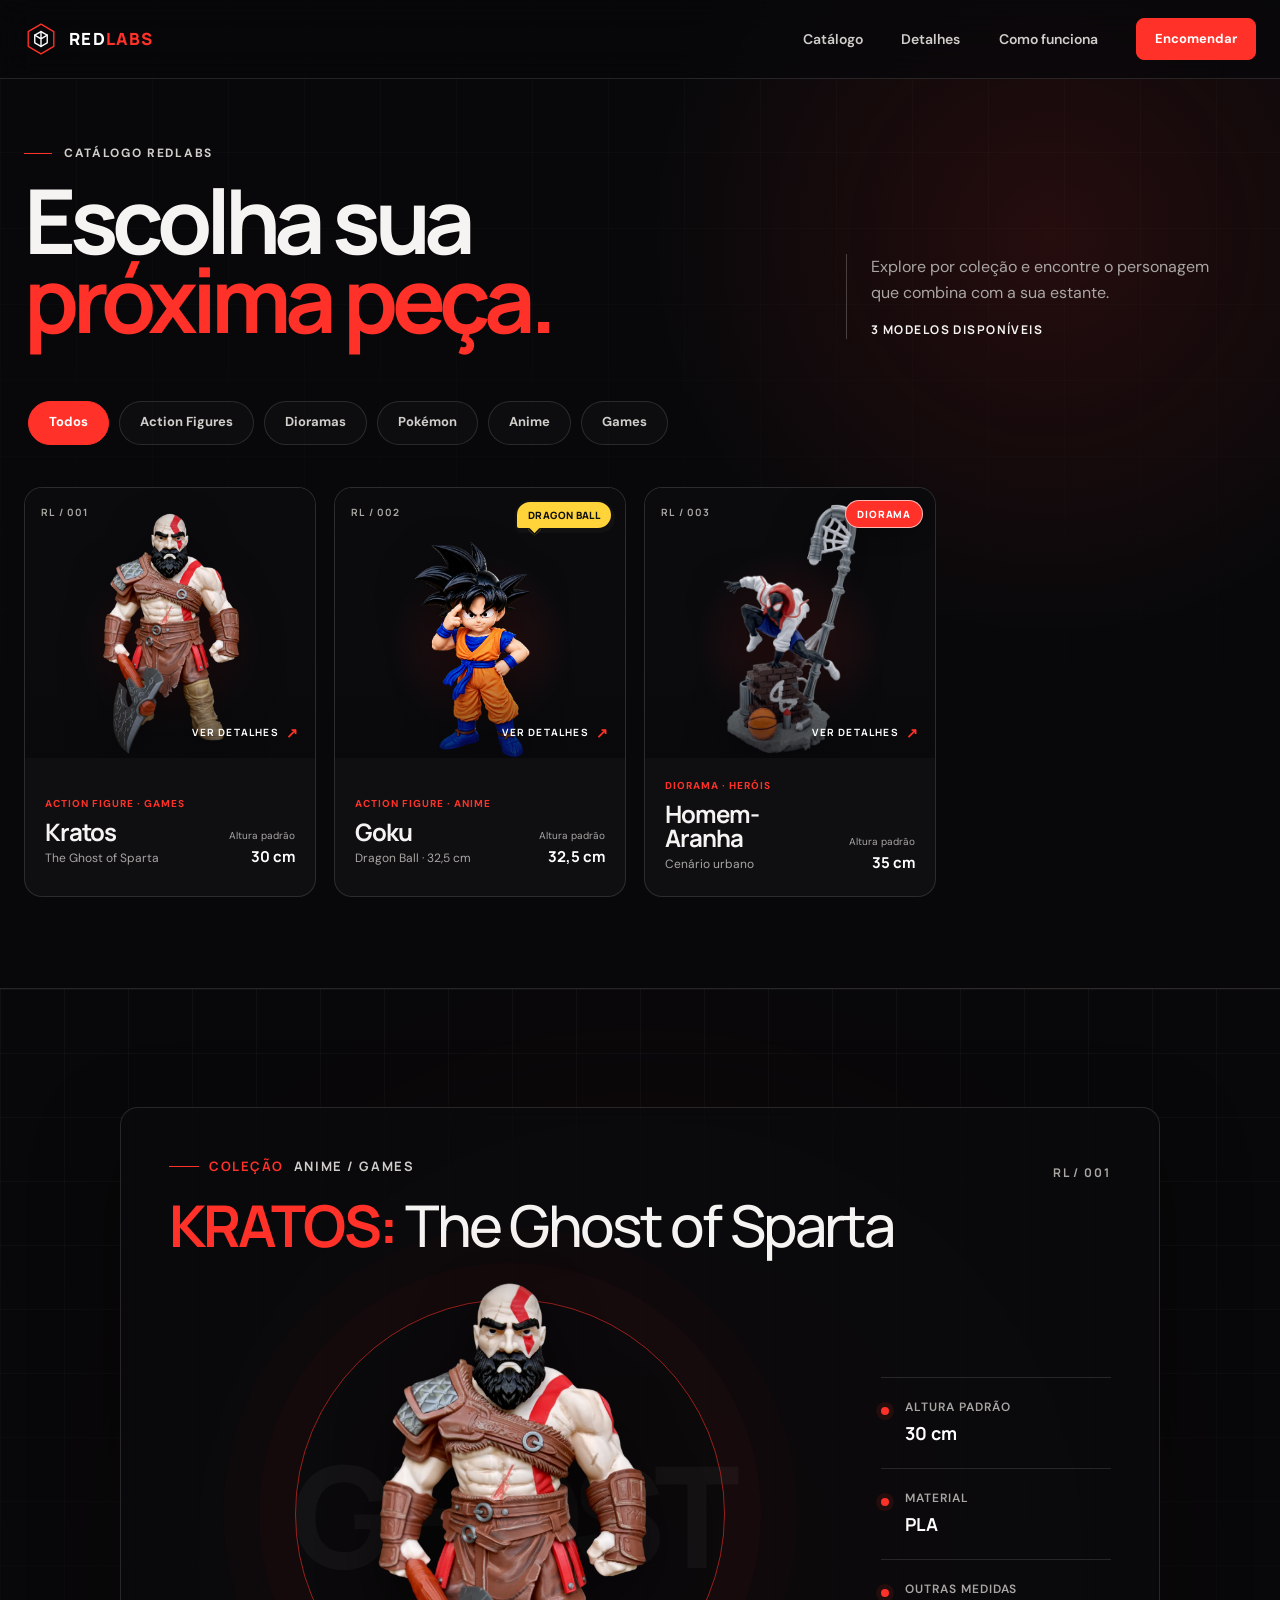
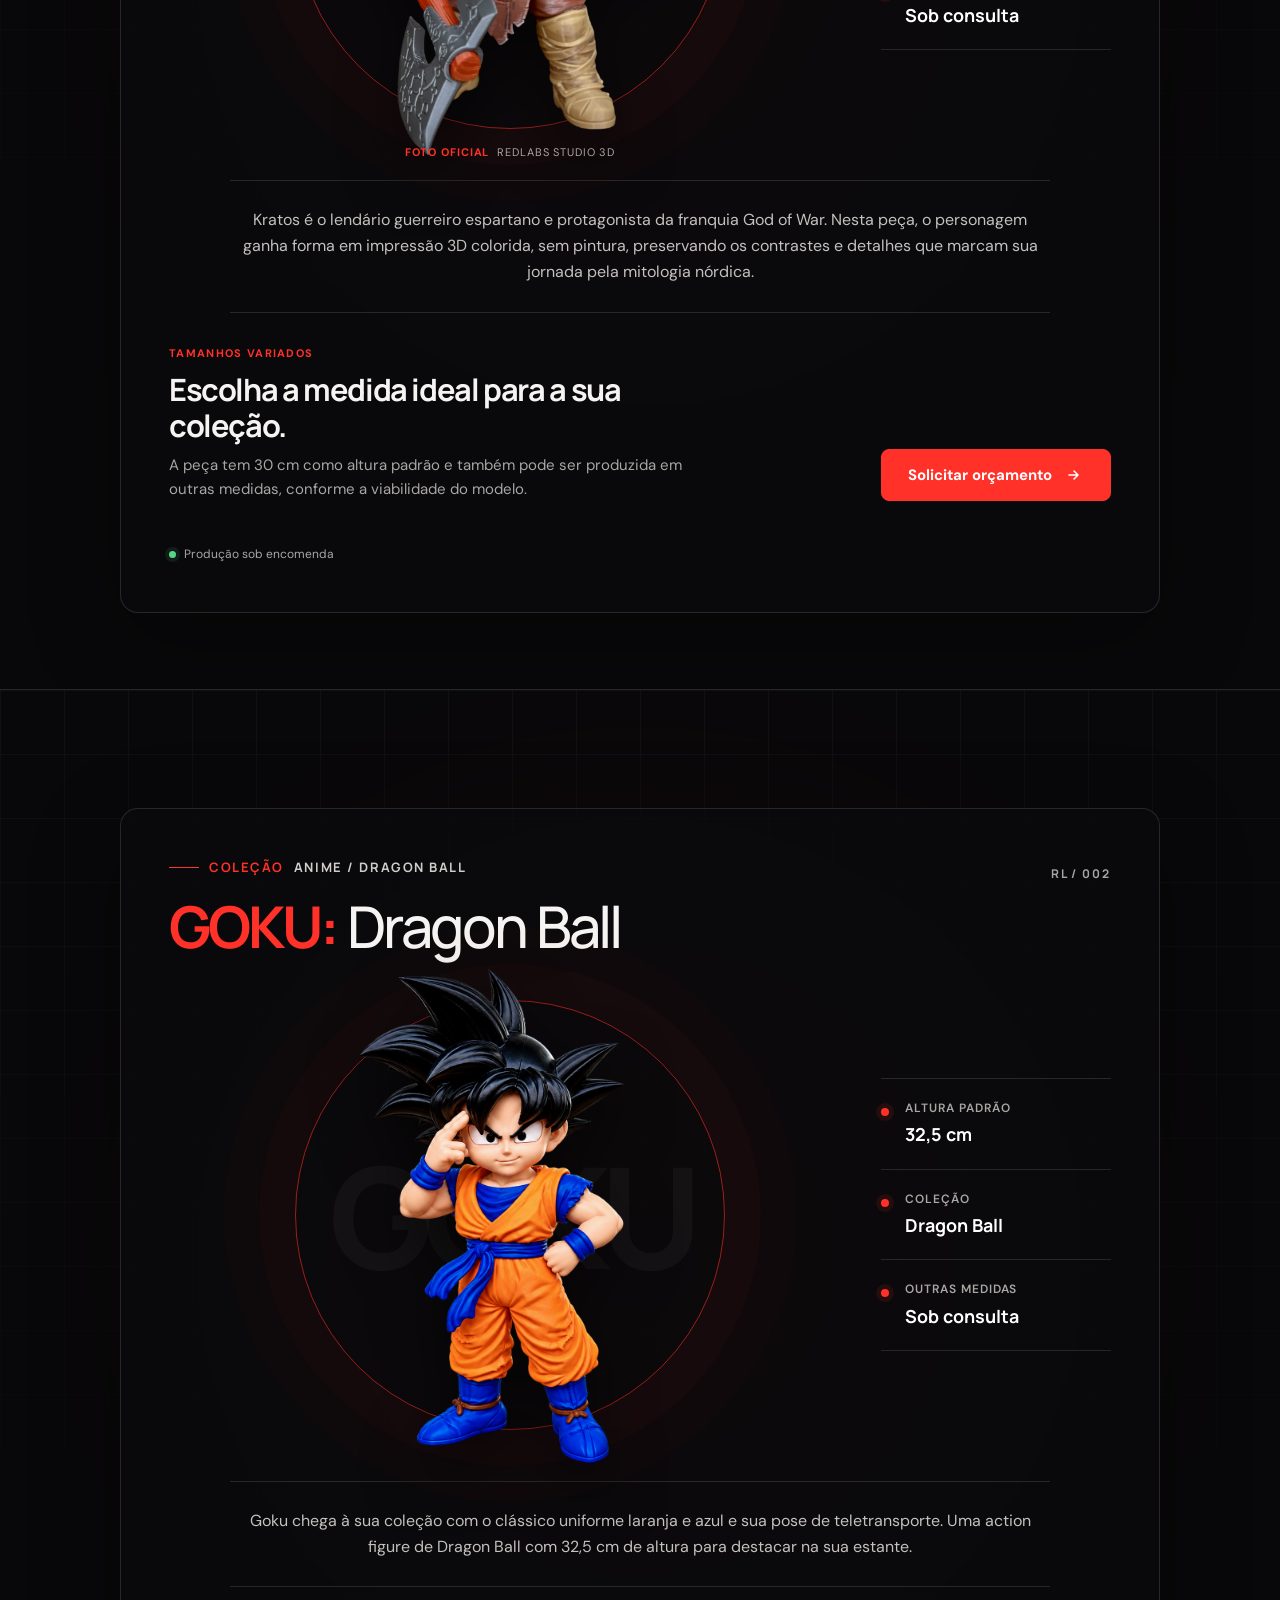
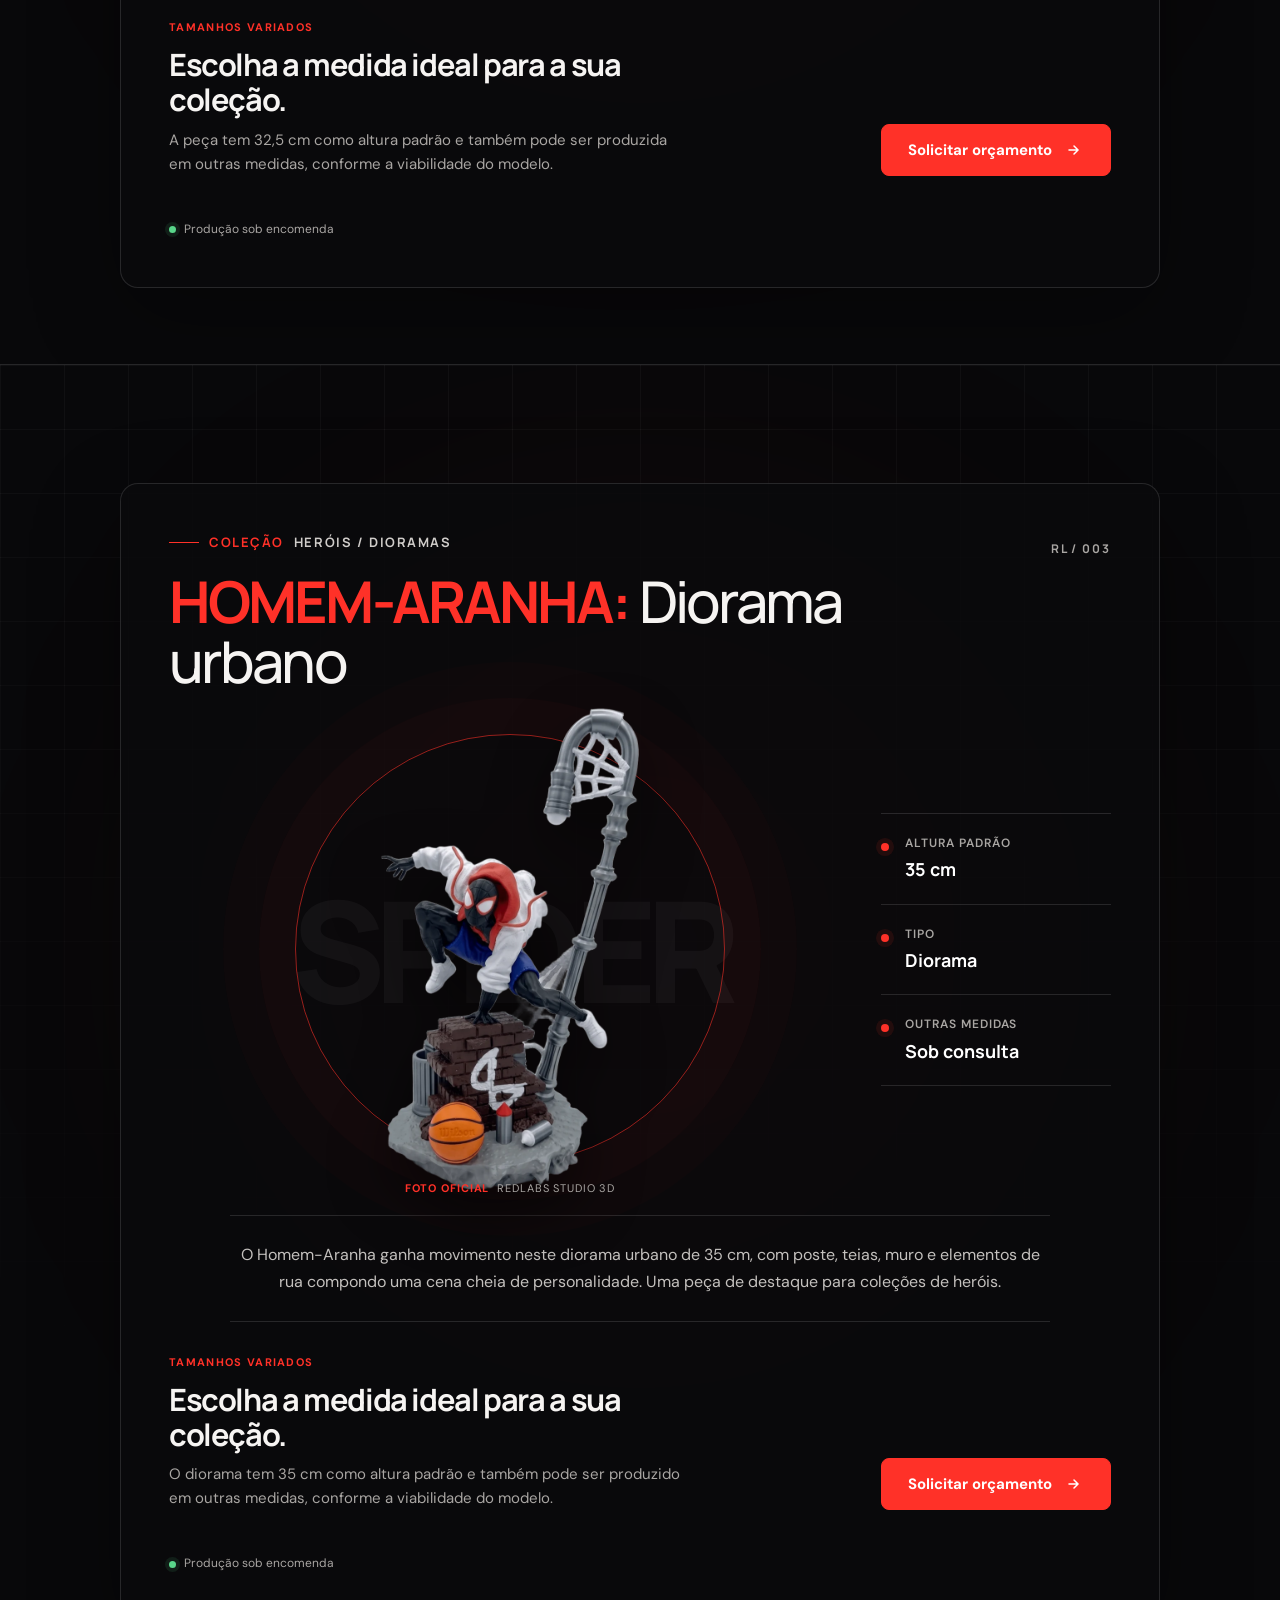
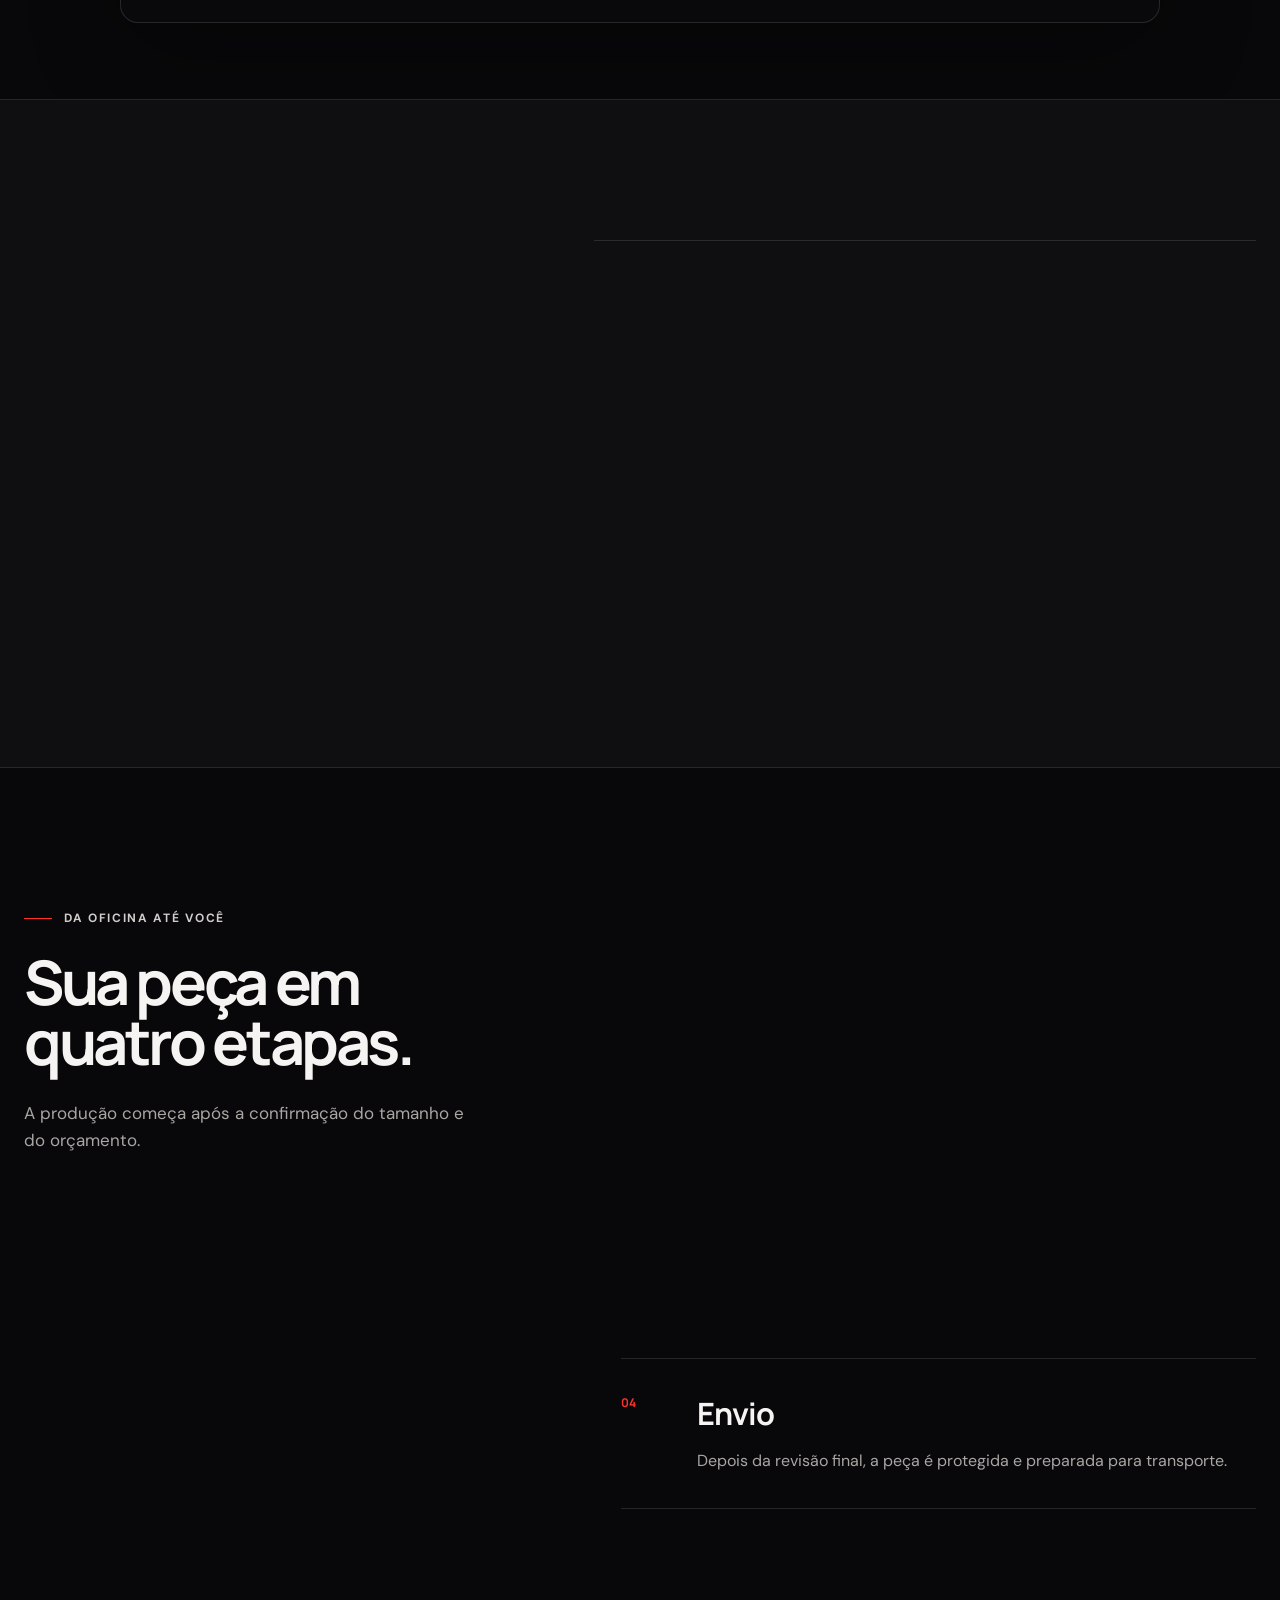
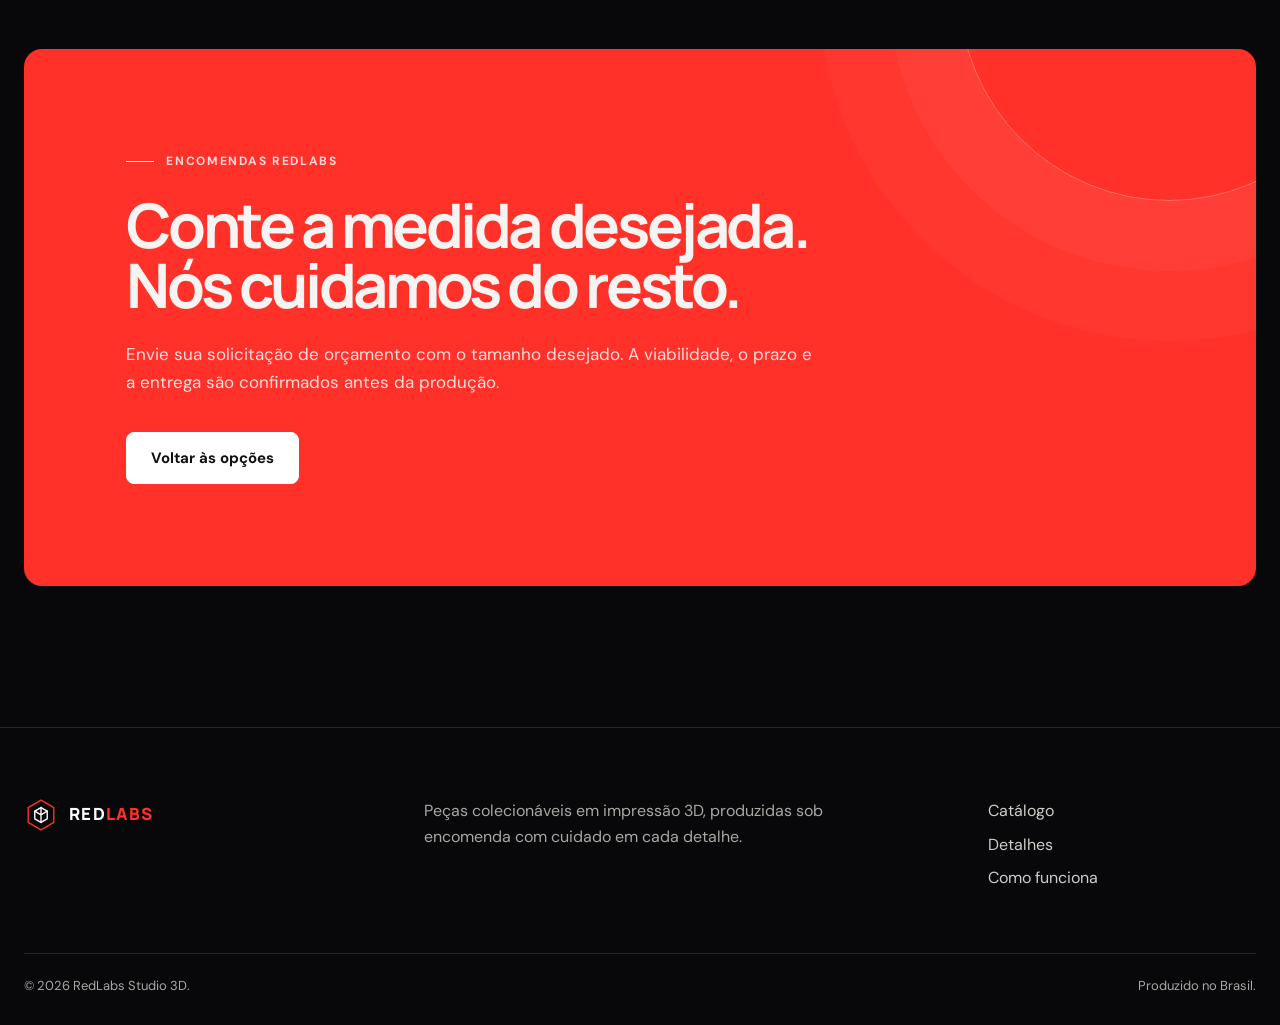
<file: index.html>
<!doctype html>
<html lang="pt-BR">
  <head>
    <meta charset="UTF-8" />
    <meta name="viewport" content="width=device-width, initial-scale=1" />
    <meta
      name="description"
      content="Catálogo RedLabs de action figures, personagens de games, anime e Pokémon produzidos em impressão 3D."
    />
    <meta name="theme-color" content="#08080a" />
    <title>Catálogo de colecionáveis | RedLabs Studio 3D</title>
    <link rel="preconnect" href="https://fonts.googleapis.com" />
    <link rel="preconnect" href="https://fonts.gstatic.com" crossorigin />
    <link
      href="https://fonts.googleapis.com/css2?family=DM+Sans:wght@400;500;600&family=Manrope:wght@500;600;700;800&display=swap"
      rel="stylesheet"
    />
    <link rel="icon" href="assets/images/favicon.svg" type="image/svg+xml" />
    <link rel="stylesheet" href="assets/css/styles.css" />
    <script src="assets/js/main.js" defer></script>
  </head>
  <body>
    <a class="skip-link" href="#conteudo">Pular para o conteúdo</a>

    <header class="site-header" data-header>
      <div class="container header-inner">
        <a class="brand" href="#catalogo" aria-label="RedLabs, voltar ao catálogo">
          <svg class="brand-mark" viewBox="0 0 42 42" aria-hidden="true">
            <path d="M21 2.7 36.8 12v18L21 39.3 5.2 30V12L21 2.7Z" />
            <path d="m13.3 16.3 7.7-4.5 7.7 4.5v9.4L21 30.2l-7.7-4.5v-9.4Z" />
            <path d="M21 11.8v18.4M13.3 16.3l7.7 4.6 7.7-4.6" />
          </svg>
          <span>RED<span>LABS</span></span>
        </a>

        <button
          class="menu-button"
          type="button"
          aria-expanded="false"
          aria-controls="main-navigation"
          aria-label="Abrir menu"
          data-menu-button
        >
          <span></span>
          <span></span>
        </button>

        <nav id="main-navigation" class="main-navigation" aria-label="Navegação principal" data-navigation>
          <a href="#catalogo">Catálogo</a>
          <a href="#detalhes">Detalhes</a>
          <a href="#processo">Como funciona</a>
          <a class="button button-small" href="#comprar">Encomendar</a>
        </nav>
      </div>
    </header>

    <main id="conteudo">
      <section id="catalogo" class="catalog-browser" aria-labelledby="catalog-title">
        <div class="catalog-grid-pattern" aria-hidden="true"></div>
        <div class="container">
          <div class="catalog-heading">
            <div>
              <p class="eyebrow"><span></span> Catálogo RedLabs</p>
              <h1 id="catalog-title">Escolha sua<br /><em>próxima peça.</em></h1>
            </div>
            <p class="catalog-intro">
              Explore por coleção e encontre o personagem que combina com a sua estante.
              <strong data-visible-count>3 modelos disponíveis</strong>
            </p>
          </div>

          <div class="category-filters" role="toolbar" aria-label="Filtrar catálogo por categoria">
            <button class="filter-chip is-active" type="button" data-filter="all" aria-pressed="true">Todos</button>
            <button class="filter-chip" type="button" data-filter="action-figures" aria-pressed="false">Action Figures</button>
            <button class="filter-chip" type="button" data-filter="dioramas" aria-pressed="false">Dioramas</button>
            <button class="filter-chip" type="button" data-filter="pokemon" aria-pressed="false">Pokémon</button>
            <button class="filter-chip" type="button" data-filter="anime" aria-pressed="false">Anime</button>
            <button class="filter-chip" type="button" data-filter="games" aria-pressed="false">Games</button>
          </div>

          <div class="catalog-products" data-catalog-grid>
            <article class="catalog-product-card" data-product-card data-categories="action-figures games">
              <a href="#kratos" aria-label="Ver detalhes de Kratos, The Ghost of Sparta">
                <div class="catalog-product-image">
                  <span class="catalog-product-number">RL / 001</span>
                  <img
                    src="assets/images/kratos-product.webp"
                    alt="Peça Kratos impressa em 3D colorido em PLA"
                    width="1600"
                    height="1600"
                    fetchpriority="high"
                  />
                  <span class="catalog-view">Ver detalhes <span aria-hidden="true">↗</span></span>
                </div>
                <div class="catalog-product-info">
                  <div>
                    <p>Action Figure · Games</p>
                    <h2>Kratos</h2>
                    <span>The Ghost of Sparta</span>
                  </div>
                  <div class="catalog-product-measure">
                    <span>Altura padrão</span>
                    <strong>30 cm</strong>
                  </div>
                </div>
              </a>
            </article>
            <article class="catalog-product-card" data-product-card data-categories="action-figures anime">
              <a href="#goku" aria-label="Ver detalhes de Goku, Dragon Ball, com altura padrão de 32,5 cm">
                <div class="catalog-product-image catalog-product-image-goku">
                  <span class="catalog-product-number">RL / 002</span>
                  <span class="dragon-ball-bubble">DRAGON BALL</span>
                  <img src="assets/images/goku-product.png" alt="Action figure do Goku com cabelo preto e uniforme laranja e azul" width="1254" height="1254" loading="lazy" />
                  <span class="catalog-view">Ver detalhes <span aria-hidden="true">↗</span></span>
                </div>
                <div class="catalog-product-info">
                  <div>
                    <p>Action Figure · Anime</p>
                    <h2>Goku</h2>
                    <span>Dragon Ball · 32,5 cm</span>
                  </div>
                  <div class="catalog-product-measure">
                    <span>Altura padrão</span>
                    <strong>32,5 cm</strong>
                  </div>
                </div>
              </a>
            </article>
            <article class="catalog-product-card" data-product-card data-categories="action-figures dioramas">
              <a href="#homem-aranha" aria-label="Ver detalhes do diorama Homem-Aranha, com altura padrão de 35 cm">
                <div class="catalog-product-image catalog-product-image-spider">
                  <span class="catalog-product-number">RL / 003</span>
                  <span class="diorama-bubble">DIORAMA</span>
                  <img
                    src="assets/images/spider-man-diorama.webp"
                    alt="Diorama do Homem-Aranha em cenário urbano com poste, teias e muro"
                    width="664"
                    height="1200"
                    loading="lazy"
                  />
                  <span class="catalog-view">Ver detalhes <span aria-hidden="true">↗</span></span>
                </div>
                <div class="catalog-product-info">
                  <div>
                    <p>Diorama · Heróis</p>
                    <h2>Homem-Aranha</h2>
                    <span>Cenário urbano</span>
                  </div>
                  <div class="catalog-product-measure">
                    <span>Altura padrão</span>
                    <strong>35 cm</strong>
                  </div>
                </div>
              </a>
            </article>
          </div>

          <div class="catalog-empty" data-catalog-empty hidden role="status" aria-live="polite">
            <span aria-hidden="true">+</span>
            <h2>Nenhum modelo nesta coleção ainda.</h2>
            <p>Novas peças estão sendo preparadas. Escolha outra categoria para continuar explorando.</p>
          </div>
        </div>
      </section>

      <section
        id="kratos"
        class="product-hero"
        aria-labelledby="product-title"
        data-product-detail
        data-categories="action-figures games"
      >
        <div class="product-grid" aria-hidden="true"></div>
        <div class="product-glow" aria-hidden="true"></div>

        <article class="container catalog-card">
          <header class="product-masthead">
            <div>
              <p class="collection-label"><span>Coleção</span> Anime / Games</p>
              <h1 id="product-title"><span>Kratos:</span> The Ghost of Sparta</h1>
            </div>
            <p class="product-code">RL / 001</p>
          </header>

          <div class="product-showcase">
            <figure class="product-figure">
              <span class="visual-word" aria-hidden="true">GHOST</span>
              <span class="red-orbit" aria-hidden="true"></span>
              <img
                src="assets/images/kratos-product.webp"
                alt="Peça Kratos impressa em 3D colorido em PLA"
                width="1600"
                height="1600"
                fetchpriority="high"
              />
              <figcaption><span>Foto oficial</span> RedLabs Studio 3D</figcaption>
            </figure>

            <dl class="product-facts">
              <div>
                <dt>Altura padrão</dt>
                <dd>30 cm</dd>
              </div>
              <div>
                <dt>Material</dt>
                <dd>PLA</dd>
              </div>
              <div>
                <dt>Outras medidas</dt>
                <dd>Sob consulta</dd>
              </div>
            </dl>
          </div>

          <p class="product-description">
            Kratos é o lendário guerreiro espartano e protagonista da franquia God of War. Nesta peça, o personagem ganha forma em impressão 3D colorida, sem pintura, preservando os contrastes e detalhes que marcam sua jornada pela mitologia nórdica.
          </p>

          <div class="product-order product-inquiry">
            <div class="inquiry-copy">
              <span>Tamanhos variados</span>
              <h2>Escolha a medida ideal para a sua coleção.</h2>
              <p>A peça tem 30 cm como altura padrão e também pode ser produzida em outras medidas, conforme a viabilidade do modelo.</p>
            </div>
            <div class="order-summary">
              <a
                class="button order-button"
                href="mailto:contato@redlabs3d.com?subject=Orçamento%20-%20Kratos&amp;body=Olá%2C%20gostaria%20de%20solicitar%20um%20orçamento%20para%20o%20Kratos.%20Tenho%20interesse%20na%20altura%20padrão%20de%2030%20cm%20ou%20em%20outro%20tamanho."
              >
                Solicitar orçamento
                <svg viewBox="0 0 20 20" aria-hidden="true"><path d="m5 10 9 0m-4-4 4 4-4 4" /></svg>
              </a>
            </div>
            <p class="order-note"><span></span> Produção sob encomenda</p>
          </div>
        </article>
      </section>

      <section id="goku" class="product-hero" aria-labelledby="goku-title" data-product-detail data-categories="action-figures anime">
        <div class="product-grid" aria-hidden="true"></div>
        <div class="product-glow" aria-hidden="true"></div>
        <article class="container catalog-card">
          <header class="product-masthead">
            <div>
              <p class="collection-label"><span>Coleção</span> Anime / Dragon Ball</p>
              <h1 id="goku-title"><span>Goku:</span> Dragon Ball</h1>
            </div>
            <p class="product-code">RL / 002</p>
          </header>
          <div class="product-showcase">
            <figure class="product-figure">
              <span class="visual-word" aria-hidden="true">GOKU</span>
              <span class="red-orbit" aria-hidden="true"></span>
              <img src="assets/images/goku-product.png" alt="Action figure do Goku com dois dedos na testa, cabelo preto e uniforme laranja e azul" width="1254" height="1254" loading="lazy" />
            </figure>
            <dl class="product-facts">
              <div><dt>Altura padrão</dt><dd>32,5 cm</dd></div>
              <div><dt>Coleção</dt><dd>Dragon Ball</dd></div>
              <div><dt>Outras medidas</dt><dd>Sob consulta</dd></div>
            </dl>
          </div>
          <p class="product-description">Goku chega à sua coleção com o clássico uniforme laranja e azul e sua pose de teletransporte. Uma action figure de Dragon Ball com 32,5 cm de altura para destacar na sua estante.</p>
          <div class="product-order product-inquiry">
            <div class="inquiry-copy">
              <span>Tamanhos variados</span>
              <h2>Escolha a medida ideal para a sua coleção.</h2>
              <p>A peça tem 32,5 cm como altura padrão e também pode ser produzida em outras medidas, conforme a viabilidade do modelo.</p>
            </div>
            <div class="order-summary">
              <a class="button order-button" href="mailto:contato@redlabs3d.com?subject=Orçamento%20-%20Goku&amp;body=Olá%2C%20gostaria%20de%20solicitar%20um%20orçamento%20para%20o%20Goku.%20Tenho%20interesse%20na%20altura%20padrão%20de%2032%2C5%20cm%20ou%20em%20outro%20tamanho.">
                Solicitar orçamento
                <svg viewBox="0 0 20 20" aria-hidden="true"><path d="m5 10 9 0m-4-4 4 4-4 4" /></svg>
              </a>
            </div>
            <p class="order-note"><span></span> Produção sob encomenda</p>
          </div>
        </article>
      </section>

      <section
        id="homem-aranha"
        class="product-hero"
        aria-labelledby="spider-title"
        data-product-detail
        data-categories="action-figures dioramas"
      >
        <div class="product-grid" aria-hidden="true"></div>
        <div class="product-glow" aria-hidden="true"></div>
        <article class="container catalog-card">
          <header class="product-masthead">
            <div>
              <p class="collection-label"><span>Coleção</span> Heróis / Dioramas</p>
              <h1 id="spider-title"><span>Homem-Aranha:</span> Diorama urbano</h1>
            </div>
            <p class="product-code">RL / 003</p>
          </header>
          <div class="product-showcase">
            <figure class="product-figure product-figure-photo">
              <span class="visual-word" aria-hidden="true">SPIDER</span>
              <span class="red-orbit" aria-hidden="true"></span>
              <img
                src="assets/images/spider-man-diorama.webp"
                alt="Diorama do Homem-Aranha em pose dinâmica sobre cenário urbano"
                width="664"
                height="1200"
                loading="lazy"
              />
              <figcaption><span>Foto oficial</span> RedLabs Studio 3D</figcaption>
            </figure>
            <dl class="product-facts">
              <div><dt>Altura padrão</dt><dd>35 cm</dd></div>
              <div><dt>Tipo</dt><dd>Diorama</dd></div>
              <div><dt>Outras medidas</dt><dd>Sob consulta</dd></div>
            </dl>
          </div>
          <p class="product-description">
            O Homem-Aranha ganha movimento neste diorama urbano de 35 cm, com poste, teias, muro e elementos de rua compondo uma cena cheia de personalidade. Uma peça de destaque para coleções de heróis.
          </p>
          <div class="product-order product-inquiry">
            <div class="inquiry-copy">
              <span>Tamanhos variados</span>
              <h2>Escolha a medida ideal para a sua coleção.</h2>
              <p>O diorama tem 35 cm como altura padrão e também pode ser produzido em outras medidas, conforme a viabilidade do modelo.</p>
            </div>
            <div class="order-summary">
              <a class="button order-button" href="mailto:contato@redlabs3d.com?subject=Orçamento%20-%20Diorama%20Homem-Aranha&amp;body=Olá%2C%20gostaria%20de%20solicitar%20um%20orçamento%20para%20o%20diorama%20Homem-Aranha.%20Tenho%20interesse%20na%20altura%20padrão%20de%2035%20cm%20ou%20em%20outro%20tamanho.">
                Solicitar orçamento
                <svg viewBox="0 0 20 20" aria-hidden="true"><path d="m5 10 9 0m-4-4 4 4-4 4" /></svg>
              </a>
            </div>
            <p class="order-note"><span></span> Produção sob encomenda</p>
          </div>
        </article>
      </section>

      <section id="detalhes" class="section product-details" aria-labelledby="details-title">
        <div class="container details-layout">
          <div class="details-heading reveal">
            <p class="eyebrow"><span></span> Sobre a peça</p>
            <h2 id="details-title">Feita para ocupar o centro da coleção.</h2>
          </div>

          <div class="detail-cards">
            <article class="detail-card reveal">
              <span>01</span>
              <h3>Alturas flexíveis</h3>
              <p>Cada modelo tem uma altura padrão de referência e pode ser solicitado em outras medidas, conforme a viabilidade da peça.</p>
            </article>
            <article class="detail-card reveal">
              <span>02</span>
              <h3>Impressão colorida</h3>
              <p>Produção em PLA colorido, sem pintura, com atenção aos volumes, texturas e expressão do personagem.</p>
            </article>
            <article class="detail-card reveal">
              <span>03</span>
              <h3>Pronta para exibir</h3>
              <p>As cores fazem parte da própria impressão, e cada peça passa por revisão antes do envio.</p>
            </article>
          </div>
        </div>
      </section>

      <section id="processo" class="section process" aria-labelledby="process-title">
        <div class="container process-layout">
          <div class="process-intro reveal">
            <p class="eyebrow"><span></span> Da oficina até você</p>
            <h2 id="process-title">Sua peça em quatro etapas.</h2>
            <p>A produção começa após a confirmação do tamanho e do orçamento.</p>
          </div>

          <ol class="process-list">
            <li class="reveal">
              <span>01</span>
              <div><h3>Escolha</h3><p>Você parte da altura padrão ou solicita outra medida para avaliarmos.</p></div>
            </li>
            <li class="reveal">
              <span>02</span>
              <div><h3>Impressão colorida</h3><p>O modelo é preparado e produzido em PLA colorido na escala escolhida.</p></div>
            </li>
            <li class="reveal">
              <span>03</span>
              <div><h3>Montagem</h3><p>A peça recebe montagem, limpeza e refinamento, sem etapa de pintura.</p></div>
            </li>
            <li class="reveal">
              <span>04</span>
              <div><h3>Envio</h3><p>Depois da revisão final, a peça é protegida e preparada para transporte.</p></div>
            </li>
          </ol>
        </div>
      </section>

      <section id="comprar" class="section contact" aria-labelledby="contact-title">
        <div class="container contact-card reveal">
          <p class="eyebrow"><span></span> Encomendas RedLabs</p>
          <h2 id="contact-title">Conte a medida desejada.<br />Nós cuidamos do resto.</h2>
          <p>Envie sua solicitação de orçamento com o tamanho desejado. A viabilidade, o prazo e a entrega são confirmados antes da produção.</p>
          <a class="button button-light" href="#catalogo">Voltar às opções</a>
        </div>
      </section>
    </main>

    <footer class="site-footer">
      <div class="container footer-grid">
        <a class="brand" href="#catalogo" aria-label="RedLabs, voltar ao catálogo">
          <svg class="brand-mark" viewBox="0 0 42 42" aria-hidden="true">
            <path d="M21 2.7 36.8 12v18L21 39.3 5.2 30V12L21 2.7Z" />
            <path d="m13.3 16.3 7.7-4.5 7.7 4.5v9.4L21 30.2l-7.7-4.5v-9.4Z" />
            <path d="M21 11.8v18.4M13.3 16.3l7.7 4.6 7.7-4.6" />
          </svg>
          <span>RED<span>LABS</span></span>
        </a>
        <p>Peças colecionáveis em impressão 3D, produzidas sob encomenda com cuidado em cada detalhe.</p>
        <div class="footer-links">
          <a href="#catalogo">Catálogo</a>
          <a href="#detalhes">Detalhes</a>
          <a href="#processo">Como funciona</a>
        </div>
      </div>
      <div class="container footer-bottom">
        <p>© <span data-current-year>2026</span> RedLabs Studio 3D.</p>
        <p>Produzido no Brasil.</p>
      </div>
    </footer>
  </body>
</html>
</file>
<file: assets/css/styles.css>
:root {
  --ink: #f6f4f2;
  --muted: #a9a6a3;
  --muted-strong: #d0cdca;
  --canvas: #08080a;
  --surface: #0f0f12;
  --surface-raised: #151519;
  --line: rgba(255, 255, 255, 0.12);
  --line-strong: rgba(255, 255, 255, 0.22);
  --accent: #ff3128;
  --accent-dark: #c81e18;
  --display: "Manrope", "Arial Black", sans-serif;
  --body: "DM Sans", Arial, sans-serif;
  --page: min(1240px, calc(100% - 48px));
  --radius-small: 8px;
  --radius-medium: 18px;
  --transition: 220ms cubic-bezier(0.2, 0.7, 0.2, 1);
}

*,
*::before,
*::after {
  box-sizing: border-box;
}

html {
  scroll-behavior: smooth;
}

body {
  margin: 0;
  overflow-x: hidden;
  background: var(--canvas);
  color: var(--ink);
  font-family: var(--body);
  font-size: 1rem;
  line-height: 1.6;
  -webkit-font-smoothing: antialiased;
}

body.menu-open {
  overflow: hidden;
}

img,
svg {
  display: block;
}

img {
  max-width: 100%;
}

a {
  color: inherit;
  text-decoration: none;
}

button,
input,
a {
  -webkit-tap-highlight-color: transparent;
}

button,
input {
  font: inherit;
}

:focus-visible {
  outline: 2px solid var(--accent);
  outline-offset: 4px;
}

::selection {
  background: var(--accent);
  color: #fff;
}

[hidden] {
  display: none !important;
}

.container {
  width: var(--page);
  margin-inline: auto;
}

.skip-link {
  position: fixed;
  z-index: 100;
  top: 12px;
  left: 12px;
  padding: 10px 16px;
  transform: translateY(-140%);
  border-radius: var(--radius-small);
  background: #fff;
  color: #111;
  font-weight: 700;
  transition: transform var(--transition);
}

.skip-link:focus {
  transform: translateY(0);
}

.site-header {
  position: fixed;
  z-index: 50;
  top: 0;
  right: 0;
  left: 0;
  border-bottom: 1px solid var(--line);
  background: rgba(8, 8, 10, 0.72);
  -webkit-backdrop-filter: blur(18px);
  backdrop-filter: blur(18px);
  transition: background var(--transition), border-color var(--transition);
}

.site-header.is-scrolled,
.site-header.is-open {
  border-color: var(--line-strong);
  background: rgba(8, 8, 10, 0.94);
}

.header-inner {
  display: flex;
  min-height: 78px;
  align-items: center;
  justify-content: space-between;
  gap: 32px;
}

.brand {
  display: inline-flex;
  align-items: center;
  gap: 11px;
  color: #fff;
  font-family: var(--display);
  font-size: 1.05rem;
  font-weight: 800;
  letter-spacing: 0.08em;
}

.brand > span > span {
  color: var(--accent);
}

.brand-mark {
  width: 34px;
  height: 34px;
  fill: none;
  stroke: currentColor;
  stroke-linecap: round;
  stroke-linejoin: round;
  stroke-width: 1.7;
}

.brand-mark path:first-child {
  stroke: var(--accent);
}

.main-navigation {
  display: flex;
  align-items: center;
  gap: clamp(24px, 3vw, 42px);
}

.main-navigation > a:not(.button) {
  position: relative;
  color: var(--muted-strong);
  font-size: 0.875rem;
  font-weight: 600;
  transition: color var(--transition);
}

.main-navigation > a:not(.button)::after {
  position: absolute;
  right: 0;
  bottom: -8px;
  left: 0;
  height: 1px;
  content: "";
  transform: scaleX(0);
  transform-origin: right;
  background: var(--accent);
  transition: transform var(--transition);
}

.main-navigation > a:not(.button):hover {
  color: #fff;
}

.main-navigation > a:not(.button):hover::after {
  transform: scaleX(1);
  transform-origin: left;
}

.menu-button {
  display: none;
  width: 44px;
  height: 44px;
  place-content: center;
  gap: 6px;
  border: 1px solid var(--line);
  border-radius: 50%;
  background: transparent;
  color: #fff;
  cursor: pointer;
}

.menu-button span {
  width: 18px;
  height: 1px;
  background: currentColor;
  transition: transform var(--transition);
}

.menu-button[aria-expanded="true"] span:first-child {
  transform: translateY(3.5px) rotate(45deg);
}

.menu-button[aria-expanded="true"] span:last-child {
  transform: translateY(-3.5px) rotate(-45deg);
}

.button {
  display: inline-flex;
  min-height: 52px;
  align-items: center;
  justify-content: center;
  gap: 12px;
  padding: 0 24px;
  border: 1px solid var(--accent);
  border-radius: var(--radius-small);
  background: var(--accent);
  color: #fff;
  font-size: 0.9375rem;
  font-weight: 700;
  transition: background var(--transition), border-color var(--transition), transform var(--transition);
}

.button svg {
  width: 20px;
  fill: none;
  stroke: currentColor;
  stroke-linecap: round;
  stroke-width: 1.5;
  transition: transform var(--transition);
}

.button:hover {
  border-color: var(--accent-dark);
  background: var(--accent-dark);
  transform: translateY(-2px);
}

.button:hover svg {
  transform: translateX(4px);
}

.button-small {
  min-height: 42px;
  padding-inline: 18px;
  font-size: 0.8125rem;
}

.button-light {
  border-color: #fff;
  background: #fff;
  color: #111;
}

.button-light:hover {
  border-color: #e6e6e6;
  background: #e6e6e6;
}

.catalog-browser {
  position: relative;
  overflow: hidden;
  min-height: 100vh;
  padding: 144px 0 92px;
  border-bottom: 1px solid var(--line);
  background:
    radial-gradient(circle at 82% 24%, rgba(255, 49, 40, 0.12), transparent 31%),
    var(--canvas);
}

.catalog-grid-pattern {
  position: absolute;
  inset: 0;
  background-image:
    linear-gradient(rgba(255, 255, 255, 0.025) 1px, transparent 1px),
    linear-gradient(90deg, rgba(255, 255, 255, 0.025) 1px, transparent 1px);
  background-size: 76px 76px;
  mask-image: linear-gradient(to bottom, #000, transparent 90%);
  pointer-events: none;
}

.catalog-browser > .container {
  position: relative;
  z-index: 1;
}

.catalog-heading {
  display: grid;
  grid-template-columns: minmax(0, 1fr) minmax(260px, 410px);
  gap: 56px;
  align-items: end;
}

.catalog-heading .eyebrow {
  margin-bottom: 18px;
}

.catalog-heading h1 {
  margin: 0;
  font-family: var(--display);
  font-size: clamp(3.25rem, 7vw, 6.8rem);
  font-weight: 700;
  letter-spacing: -0.07em;
  line-height: 0.88;
}

.catalog-heading h1 em {
  color: var(--accent);
  font-style: normal;
}

.catalog-intro {
  max-width: 390px;
  margin: 0;
  padding-left: 24px;
  border-left: 1px solid var(--line-strong);
  color: var(--muted);
  font-size: 1rem;
}

.catalog-intro strong {
  display: block;
  margin-top: 14px;
  color: var(--ink);
  font-family: var(--display);
  font-size: 0.75rem;
  letter-spacing: 0.12em;
  text-transform: uppercase;
}

.category-filters {
  display: flex;
  gap: 10px;
  margin: 58px 0 32px;
  overflow-x: auto;
  padding: 4px 4px 10px;
  scrollbar-width: none;
}

.category-filters::-webkit-scrollbar {
  display: none;
}

.filter-chip {
  flex: none;
  min-height: 44px;
  padding: 0 20px;
  border: 1px solid var(--line);
  border-radius: 999px;
  background: rgba(255, 255, 255, 0.025);
  color: var(--muted-strong);
  font-size: 0.8125rem;
  font-weight: 700;
  cursor: pointer;
  transition:
    color var(--transition),
    border-color var(--transition),
    background var(--transition),
    transform var(--transition);
}

.filter-chip:hover {
  border-color: var(--line-strong);
  color: #fff;
  transform: translateY(-2px);
}

.filter-chip.is-active {
  border-color: var(--accent);
  background: var(--accent);
  color: #fff;
}

.catalog-products {
  display: grid;
  grid-template-columns: repeat(auto-fill, minmax(250px, 292px));
  gap: 18px;
  min-height: 408px;
}

.catalog-product-card {
  min-width: 0;
  animation: product-in 480ms cubic-bezier(0.2, 0.7, 0.2, 1) both;
}

.catalog-product-card > a {
  display: block;
  height: 100%;
  overflow: hidden;
  border: 1px solid var(--line);
  border-radius: var(--radius-medium);
  background: var(--surface);
  transition: border-color var(--transition), transform var(--transition), box-shadow var(--transition);
}

.catalog-product-card > a:hover {
  border-color: rgba(255, 49, 40, 0.62);
  transform: translateY(-5px);
  box-shadow: 0 24px 60px rgba(0, 0, 0, 0.35);
}

.catalog-product-image {
  position: relative;
  height: 270px;
  overflow: hidden;
  background:
    radial-gradient(circle at 50% 58%, rgba(255, 49, 40, 0.16), transparent 42%),
    #0b0b0e;
}

.catalog-product-image::after {
  position: absolute;
  inset: auto 0 0;
  height: 38%;
  background: linear-gradient(transparent, rgba(8, 8, 10, 0.6));
  content: "";
  pointer-events: none;
}

.catalog-product-image img {
  width: 100%;
  height: 100%;
  padding: 16px 12px 0;
  object-fit: contain;
  object-position: center bottom;
  filter: drop-shadow(0 18px 20px rgba(0, 0, 0, 0.5));
  transition: transform 400ms cubic-bezier(0.2, 0.7, 0.2, 1);
}

.catalog-product-card > a:hover img {
  transform: scale(1.035);
}

.catalog-product-number,
.catalog-view {
  position: absolute;
  z-index: 2;
  font-family: var(--display);
  font-size: 0.625rem;
  font-weight: 700;
  letter-spacing: 0.12em;
  text-transform: uppercase;
}

.catalog-product-number {
  top: 16px;
  left: 16px;
  color: var(--muted);
}

.catalog-view {
  right: 16px;
  bottom: 14px;
  display: flex;
  align-items: center;
  gap: 7px;
  color: #fff;
}

.catalog-view > span {
  color: var(--accent);
  font-size: 0.9rem;
}

.catalog-product-info {
  display: flex;
  min-height: 132px;
  align-items: end;
  justify-content: space-between;
  gap: 16px;
  padding: 20px;
}

.catalog-product-info p {
  margin: 0 0 8px;
  color: var(--accent);
  font-size: 0.625rem;
  font-weight: 700;
  letter-spacing: 0.1em;
  text-transform: uppercase;
}

.catalog-product-info h2 {
  margin: 0;
  font-family: var(--display);
  font-size: 1.5rem;
  letter-spacing: -0.045em;
  line-height: 1;
}

.catalog-product-info > div:first-child > span {
  color: var(--muted);
  font-size: 0.75rem;
}

.catalog-product-measure {
  flex: none;
  text-align: right;
}

.catalog-product-measure span {
  display: block;
  color: var(--muted);
  font-size: 0.625rem;
}

.catalog-product-measure strong {
  color: #fff;
  font-family: var(--display);
  font-size: 0.9375rem;
}

.catalog-empty {
  min-height: 408px;
  padding: 74px 24px;
  border: 1px dashed var(--line-strong);
  border-radius: var(--radius-medium);
  text-align: center;
}

.catalog-empty > span {
  display: grid;
  width: 46px;
  height: 46px;
  margin: 0 auto 24px;
  place-items: center;
  border: 1px solid rgba(255, 49, 40, 0.4);
  border-radius: 50%;
  color: var(--accent);
  font-family: var(--display);
  font-size: 1.5rem;
}

.catalog-empty h2 {
  margin: 0;
  font-family: var(--display);
  font-size: clamp(1.55rem, 3vw, 2.4rem);
  letter-spacing: -0.045em;
}

.catalog-empty p {
  max-width: 480px;
  margin: 12px auto 0;
  color: var(--muted);
}

.product-hero {
  position: relative;
  overflow: hidden;
  padding: 118px 0 76px;
  border-bottom: 1px solid var(--line);
  background: #08080a;
}

.product-grid {
  position: absolute;
  inset: 0;
  background-image:
    linear-gradient(rgba(255, 255, 255, 0.035) 1px, transparent 1px),
    linear-gradient(90deg, rgba(255, 255, 255, 0.035) 1px, transparent 1px);
  background-size: 64px 64px;
  mask-image: linear-gradient(to bottom, #000, transparent 82%);
  pointer-events: none;
}

.product-glow {
  position: absolute;
  top: 18%;
  left: 50%;
  width: 680px;
  height: 680px;
  transform: translateX(-50%);
  border-radius: 50%;
  background: rgba(255, 49, 40, 0.1);
  filter: blur(150px);
  pointer-events: none;
}

.catalog-card {
  position: relative;
  z-index: 1;
  max-width: 1040px;
  padding: clamp(26px, 4vw, 48px);
  border: 1px solid var(--line);
  border-radius: var(--radius-medium);
  background: rgba(10, 10, 12, 0.84);
  box-shadow: 0 28px 90px rgba(0, 0, 0, 0.32);
}

.product-masthead {
  display: flex;
  align-items: start;
  justify-content: space-between;
  gap: 32px;
}

.collection-label {
  display: flex;
  align-items: center;
  gap: 10px;
  margin: 0 0 18px;
  color: var(--muted-strong);
  font-family: var(--display);
  font-size: 0.8125rem;
  font-weight: 700;
  letter-spacing: 0.12em;
  text-transform: uppercase;
}

.collection-label::before {
  width: 30px;
  height: 1px;
  background: var(--accent);
  content: "";
}

.collection-label span {
  color: var(--accent);
}

.product-masthead h1 {
  margin: 0;
  font-family: var(--display);
  font-size: clamp(2rem, 4.5vw, 3.8rem);
  font-weight: 500;
  letter-spacing: -0.05em;
  line-height: 1.05;
}

.product-masthead h1 span {
  color: var(--accent);
  font-weight: 700;
  text-transform: uppercase;
}

.product-code {
  flex: none;
  margin: 7px 0 0;
  color: var(--muted);
  font-family: var(--display);
  font-size: 0.75rem;
  font-weight: 700;
  letter-spacing: 0.16em;
}

.product-showcase {
  display: grid;
  grid-template-columns: minmax(0, 1fr) 230px;
  min-height: 490px;
  align-items: center;
  gap: 30px;
  margin-top: 8px;
}

.product-figure {
  position: relative;
  height: 500px;
  isolation: isolate;
  margin: 0;
}

.product-figure img {
  position: relative;
  z-index: 3;
  width: 100%;
  height: 100%;
  object-fit: contain;
  object-position: center;
  filter: drop-shadow(0 26px 28px rgba(0, 0, 0, 0.55));
  animation: product-in 800ms 80ms cubic-bezier(0.2, 0.7, 0.2, 1) both;
}

.red-orbit {
  position: absolute;
  z-index: 1;
  top: 50%;
  left: 50%;
  width: min(430px, 76%);
  aspect-ratio: 1;
  transform: translate(-50%, -50%);
  border: 1px solid rgba(255, 49, 40, 0.58);
  border-radius: 50%;
  box-shadow:
    0 0 0 36px rgba(255, 49, 40, 0.025),
    0 0 0 72px rgba(255, 49, 40, 0.015);
}

.visual-word {
  position: absolute;
  z-index: 0;
  top: 50%;
  left: 50%;
  transform: translate(-50%, -50%);
  color: rgba(255, 255, 255, 0.04);
  font-family: var(--display);
  font-size: clamp(5rem, 11vw, 9rem);
  font-weight: 800;
  letter-spacing: -0.08em;
  line-height: 1;
}

.product-figure figcaption {
  position: absolute;
  z-index: 4;
  bottom: 2px;
  left: 50%;
  display: flex;
  gap: 8px;
  margin: 0;
  transform: translateX(-50%);
  color: var(--muted);
  font-size: 0.6875rem;
  letter-spacing: 0.08em;
  text-transform: uppercase;
  white-space: nowrap;
}

.product-figure figcaption span {
  color: var(--accent);
  font-weight: 700;
}

.product-facts {
  display: grid;
  align-self: center;
  gap: 0;
  margin: 0;
  border-top: 1px solid var(--line);
}

.product-facts div {
  position: relative;
  padding: 20px 0 20px 24px;
  border-bottom: 1px solid var(--line);
}

.product-facts div::before {
  position: absolute;
  top: 29px;
  left: 0;
  width: 8px;
  height: 8px;
  border-radius: 50%;
  background: var(--accent);
  content: "";
  box-shadow: 0 0 0 5px rgba(255, 49, 40, 0.1);
}

.product-facts dt,
.product-facts dd {
  margin: 0;
}

.product-facts dt {
  color: var(--muted);
  font-size: 0.75rem;
  font-weight: 600;
  letter-spacing: 0.08em;
  text-transform: uppercase;
}

.product-facts dd {
  margin-top: 2px;
  color: #fff;
  font-family: var(--display);
  font-size: 1.12rem;
  font-weight: 700;
}

.product-description {
  max-width: 820px;
  margin: 16px auto 0;
  padding: 26px 0;
  border-top: 1px solid var(--line);
  border-bottom: 1px solid var(--line);
  color: #c4c1be;
  font-size: 1rem;
  line-height: 1.65;
  text-align: center;
}

.product-order {
  display: grid;
  grid-template-columns: minmax(0, 1.15fr) minmax(300px, 0.85fr);
  gap: 32px;
  align-items: end;
  margin-top: 26px;
}

.order-summary {
  display: flex;
  justify-content: flex-end;
}

.inquiry-copy > span {
  color: var(--accent);
  font-size: 0.6875rem;
  font-weight: 700;
  letter-spacing: 0.12em;
  text-transform: uppercase;
}

.inquiry-copy h2 {
  max-width: 540px;
  margin: 8px 0 0;
  font-family: var(--display);
  font-size: clamp(1.35rem, 2.4vw, 2rem);
  letter-spacing: -0.045em;
  line-height: 1.15;
}

.inquiry-copy p {
  max-width: 620px;
  margin: 10px 0 0;
  color: var(--muted);
  font-size: 0.9375rem;
}

.order-button {
  min-width: 230px;
}

.order-note {
  grid-column: 1 / -1;
  display: flex;
  align-items: center;
  gap: 8px;
  margin: 12px 0 0;
  color: var(--muted);
  font-size: 0.75rem;
}

.order-note span {
  width: 7px;
  height: 7px;
  border-radius: 50%;
  background: #59d58a;
  box-shadow: 0 0 0 4px rgba(89, 213, 138, 0.1);
}

.section {
  padding: clamp(96px, 11vw, 160px) 0;
}

.eyebrow {
  display: flex;
  align-items: center;
  gap: 12px;
  margin: 0 0 24px;
  color: var(--muted-strong);
  font-size: 0.75rem;
  font-weight: 700;
  letter-spacing: 0.14em;
  text-transform: uppercase;
}

.eyebrow > span {
  width: 28px;
  height: 1px;
  background: var(--accent);
}

.product-details {
  background: var(--surface);
}

.details-layout {
  display: grid;
  grid-template-columns: 0.8fr 1.2fr;
  gap: clamp(64px, 10vw, 150px);
  align-items: start;
}

.details-heading h2,
.process-intro h2,
.contact-card h2 {
  margin: 0;
  font-family: var(--display);
  font-size: clamp(2.55rem, 4.8vw, 5rem);
  font-weight: 700;
  letter-spacing: -0.055em;
  line-height: 0.98;
}

.detail-cards {
  display: grid;
  grid-template-columns: repeat(3, 1fr);
  border-top: 1px solid var(--line);
}

.detail-card {
  min-height: 330px;
  padding: 26px 24px 30px;
  border-right: 1px solid var(--line);
  border-bottom: 1px solid var(--line);
}

.detail-card:first-child {
  border-left: 1px solid var(--line);
}

.detail-card > span {
  color: var(--accent);
  font-family: var(--display);
  font-size: 0.75rem;
  font-weight: 700;
}

.detail-card h3 {
  margin: 80px 0 14px;
  font-family: var(--display);
  font-size: 1.25rem;
  letter-spacing: -0.035em;
}

.detail-card p {
  margin: 0;
  color: var(--muted);
  font-size: 0.9375rem;
}

.process {
  border-top: 1px solid var(--line);
  background: var(--canvas);
}

.process-layout {
  display: grid;
  grid-template-columns: 0.85fr 1.15fr;
  gap: clamp(60px, 10vw, 150px);
}

.process-intro {
  position: sticky;
  top: 126px;
  align-self: start;
}

.process-intro > p:last-child {
  max-width: 440px;
  margin: 28px 0 0;
  color: var(--muted);
  font-size: 1.0625rem;
}

.process-list {
  margin: 0;
  padding: 0;
  list-style: none;
}

.process-list li {
  display: grid;
  grid-template-columns: 60px 1fr;
  gap: 16px;
  padding: 30px 0 34px;
  border-top: 1px solid var(--line);
}

.process-list li:last-child {
  border-bottom: 1px solid var(--line);
}

.process-list li > span {
  padding-top: 4px;
  color: var(--accent);
  font-family: var(--display);
  font-size: 0.75rem;
  font-weight: 700;
}

.process-list h3 {
  margin: 0 0 10px;
  font-family: var(--display);
  font-size: clamp(1.35rem, 2.4vw, 2rem);
  letter-spacing: -0.035em;
}

.process-list p {
  max-width: 590px;
  margin: 0;
  color: var(--muted);
}

.contact {
  padding-top: 0;
  background: var(--canvas);
}

.contact-card {
  position: relative;
  overflow: hidden;
  padding: clamp(56px, 8vw, 104px);
  border-radius: var(--radius-medium);
  background: var(--accent);
}

.contact-card::after {
  position: absolute;
  top: -50%;
  right: -10%;
  width: 420px;
  height: 420px;
  border: 1px solid rgba(255, 255, 255, 0.3);
  border-radius: 50%;
  content: "";
  box-shadow: 0 0 0 70px rgba(255, 255, 255, 0.04), 0 0 0 140px rgba(255, 255, 255, 0.03);
}

.contact-card .eyebrow {
  color: rgba(255, 255, 255, 0.82);
}

.contact-card .eyebrow span {
  background: #fff;
}

.contact-card h2 {
  position: relative;
  z-index: 1;
  max-width: 900px;
}

.contact-card > p:not(.eyebrow) {
  position: relative;
  z-index: 1;
  max-width: 690px;
  margin: 26px 0 36px;
  color: rgba(255, 255, 255, 0.84);
  font-size: 1.0625rem;
}

.contact-card .button {
  position: relative;
  z-index: 1;
}

.site-footer {
  border-top: 1px solid var(--line);
  background: #08080a;
  color: var(--muted);
}

.footer-grid {
  display: grid;
  grid-template-columns: 0.8fr 1.2fr 0.65fr;
  gap: 70px;
  align-items: start;
  padding: 70px 0 62px;
}

.footer-grid > p {
  max-width: 440px;
  margin: 0;
}

.footer-links {
  display: grid;
  gap: 8px;
  justify-items: start;
}

.footer-links a {
  color: var(--muted-strong);
  transition: color var(--transition);
}

.footer-links a:hover {
  color: #fff;
}

.footer-bottom {
  display: flex;
  justify-content: space-between;
  padding: 22px 0 28px;
  border-top: 1px solid var(--line);
  font-size: 0.8125rem;
}

.footer-bottom p {
  margin: 0;
}

.reveal {
  opacity: 0;
  transform: translateY(26px);
  transition: opacity 700ms ease, transform 700ms cubic-bezier(0.2, 0.7, 0.2, 1);
}

.reveal.is-visible {
  opacity: 1;
  transform: translateY(0);
}

@keyframes product-in {
  from {
    opacity: 0;
    transform: translateY(24px) scale(0.98);
  }
  to {
    opacity: 1;
    transform: translateY(0) scale(1);
  }
}

@media (max-width: 1080px) {
  .catalog-card {
    max-width: 920px;
  }

  .product-showcase {
    grid-template-columns: minmax(0, 1fr) 210px;
  }

  .product-figure {
    height: 470px;
  }

  .details-layout {
    grid-template-columns: 1fr;
    gap: 52px;
  }
}

@media (max-width: 820px) {
  :root {
    --page: min(100% - 32px, 680px);
  }

  .header-inner {
    min-height: 72px;
  }

  .menu-button {
    display: grid;
  }

  .main-navigation {
    position: fixed;
    top: 73px;
    right: 0;
    bottom: 0;
    left: 0;
    display: flex;
    visibility: hidden;
    flex-direction: column;
    align-items: stretch;
    gap: 0;
    padding: 26px 24px;
    transform: translateY(-10px);
    background: rgba(8, 8, 10, 0.99);
    opacity: 0;
    pointer-events: none;
    transition: opacity var(--transition), transform var(--transition), visibility var(--transition);
  }

  .main-navigation.is-open {
    visibility: visible;
    transform: translateY(0);
    opacity: 1;
    pointer-events: auto;
  }

  .main-navigation > a:not(.button) {
    padding: 20px 4px;
    border-bottom: 1px solid var(--line);
    color: #fff;
    font-family: var(--display);
    font-size: 1.5rem;
  }

  .main-navigation > .button {
    margin-top: 28px;
  }

  .catalog-browser {
    min-height: auto;
    padding: 120px 0 78px;
  }

  .catalog-heading {
    grid-template-columns: 1fr;
    gap: 28px;
  }

  .catalog-heading h1 {
    font-size: clamp(3.2rem, 12vw, 5.6rem);
  }

  .catalog-intro {
    max-width: 520px;
  }

  .category-filters {
    width: calc(100% + 16px);
    margin-top: 42px;
    padding-right: 16px;
  }

  .catalog-products {
    grid-template-columns: repeat(auto-fill, minmax(230px, 1fr));
  }

  .product-hero {
    padding: 112px 0 80px;
  }

  .catalog-card {
    padding: 28px 24px;
  }

  .product-masthead {
    gap: 18px;
  }

  .product-code {
    margin-top: 5px;
  }

  .product-showcase {
    display: block;
    min-height: 0;
    margin-top: 20px;
  }

  .product-figure {
    height: min(94vw, 610px);
  }

  .product-facts {
    grid-template-columns: repeat(3, 1fr);
    border-bottom: 1px solid var(--line);
  }

  .product-facts div {
    padding: 16px 12px 16px 24px;
    border-right: 1px solid var(--line);
    border-bottom: 0;
  }

  .product-facts div:last-child {
    border-right: 0;
  }

  .product-description {
    max-width: 620px;
    margin-top: 24px;
  }

  .product-order {
    grid-template-columns: 1fr;
    gap: 22px;
  }

  .details-layout,
  .process-layout {
    grid-template-columns: 1fr;
    gap: 50px;
  }

  .detail-cards {
    grid-template-columns: 1fr;
  }

  .detail-card {
    min-height: auto;
    border-left: 1px solid var(--line);
  }

  .detail-card h3 {
    margin-top: 44px;
  }

  .process-intro {
    position: static;
  }

  .footer-grid {
    grid-template-columns: 1fr;
    gap: 32px;
    padding-block: 56px;
  }
}

@media (max-width: 560px) {
  .catalog-heading h1 {
    font-size: clamp(3rem, 15vw, 4.5rem);
  }

  .catalog-intro {
    padding-left: 18px;
  }

  .catalog-products {
    grid-template-columns: minmax(0, 1fr);
    min-height: 0;
  }

  .catalog-product-image {
    height: min(77vw, 330px);
  }

  .catalog-empty {
    min-height: 330px;
    padding-block: 64px;
  }

  .product-masthead {
    display: block;
  }

  .product-masthead h1 {
    font-size: clamp(2rem, 10.5vw, 3.2rem);
  }

  .product-code {
    margin-top: 12px;
  }

  .product-figure {
    height: min(110vw, 520px);
    margin-inline: -10px;
  }

  .product-facts {
    grid-template-columns: 1fr;
  }

  .product-facts div {
    display: flex;
    align-items: center;
    justify-content: space-between;
    gap: 18px;
    padding: 14px 8px 14px 24px;
    border-right: 0;
    border-bottom: 1px solid var(--line);
  }

  .product-facts div:last-child {
    border-bottom: 0;
  }

  .product-facts div::before {
    top: 22px;
  }

  .product-facts dd {
    margin: 0;
    text-align: right;
  }

  .product-description {
    text-align: left;
  }

  .order-summary {
    justify-content: stretch;
  }

  .order-button {
    width: 100%;
  }

  .contact-card::after {
    right: -65%;
  }

  .footer-bottom {
    flex-direction: column;
    gap: 5px;
  }
}

@media (prefers-reduced-motion: reduce) {
  html {
    scroll-behavior: auto;
  }

  *,
  *::before,
  *::after {
    animation-duration: 0.01ms !important;
    animation-iteration-count: 1 !important;
    scroll-behavior: auto !important;
    transition-duration: 0.01ms !important;
  }

  .reveal {
    opacity: 1;
    transform: none;
  }
}


/* Dragon Ball label stays above the figure without covering its hair. */
.catalog-product-image-goku img {
  padding-top: 52px;
}
.dragon-ball-bubble {
  position: absolute;
  z-index: 3;
  top: 12px;
  right: 12px;
  padding: 7px 11px;
  border: 2px solid #111;
  border-radius: 16px 16px 16px 4px;
  background: #ffd43b;
  color: #111;
  font-family: var(--display);
  font-size: 0.625rem;
  font-weight: 800;
  line-height: 1.2;
  letter-spacing: 0.035em;
  box-shadow: 2px 3px 0 #111;
}
.dragon-ball-bubble::after {
  position: absolute;
  bottom: -6px;
  left: 13px;
  width: 9px;
  height: 9px;
  border-right: 2px solid #111;
  border-bottom: 2px solid #111;
  background: #ffd43b;
  transform: rotate(45deg);
  content: "";
}

/* Diorama badge and photographic treatment for the supplied catalog image. */
.catalog-product-image-spider {
  background:
    radial-gradient(circle at 50% 58%, rgba(255, 49, 40, 0.16), transparent 44%),
    #0b0b0e;
}

.catalog-product-image-spider img {
  padding: 12px 10px 0;
  object-position: center bottom;
  filter: drop-shadow(0 18px 20px rgba(0, 0, 0, 0.52));
}

.diorama-bubble {
  position: absolute;
  z-index: 3;
  top: 12px;
  right: 12px;
  padding: 7px 11px;
  border: 1px solid rgba(255, 255, 255, 0.65);
  border-radius: 999px;
  background: var(--accent);
  color: #fff;
  font-family: var(--display);
  font-size: 0.625rem;
  font-weight: 800;
  line-height: 1.2;
  letter-spacing: 0.08em;
  box-shadow: 0 6px 20px rgba(0, 0, 0, 0.28);
}

.product-figure-photo img {
  filter: drop-shadow(0 26px 28px rgba(0, 0, 0, 0.55));
}
</file>
